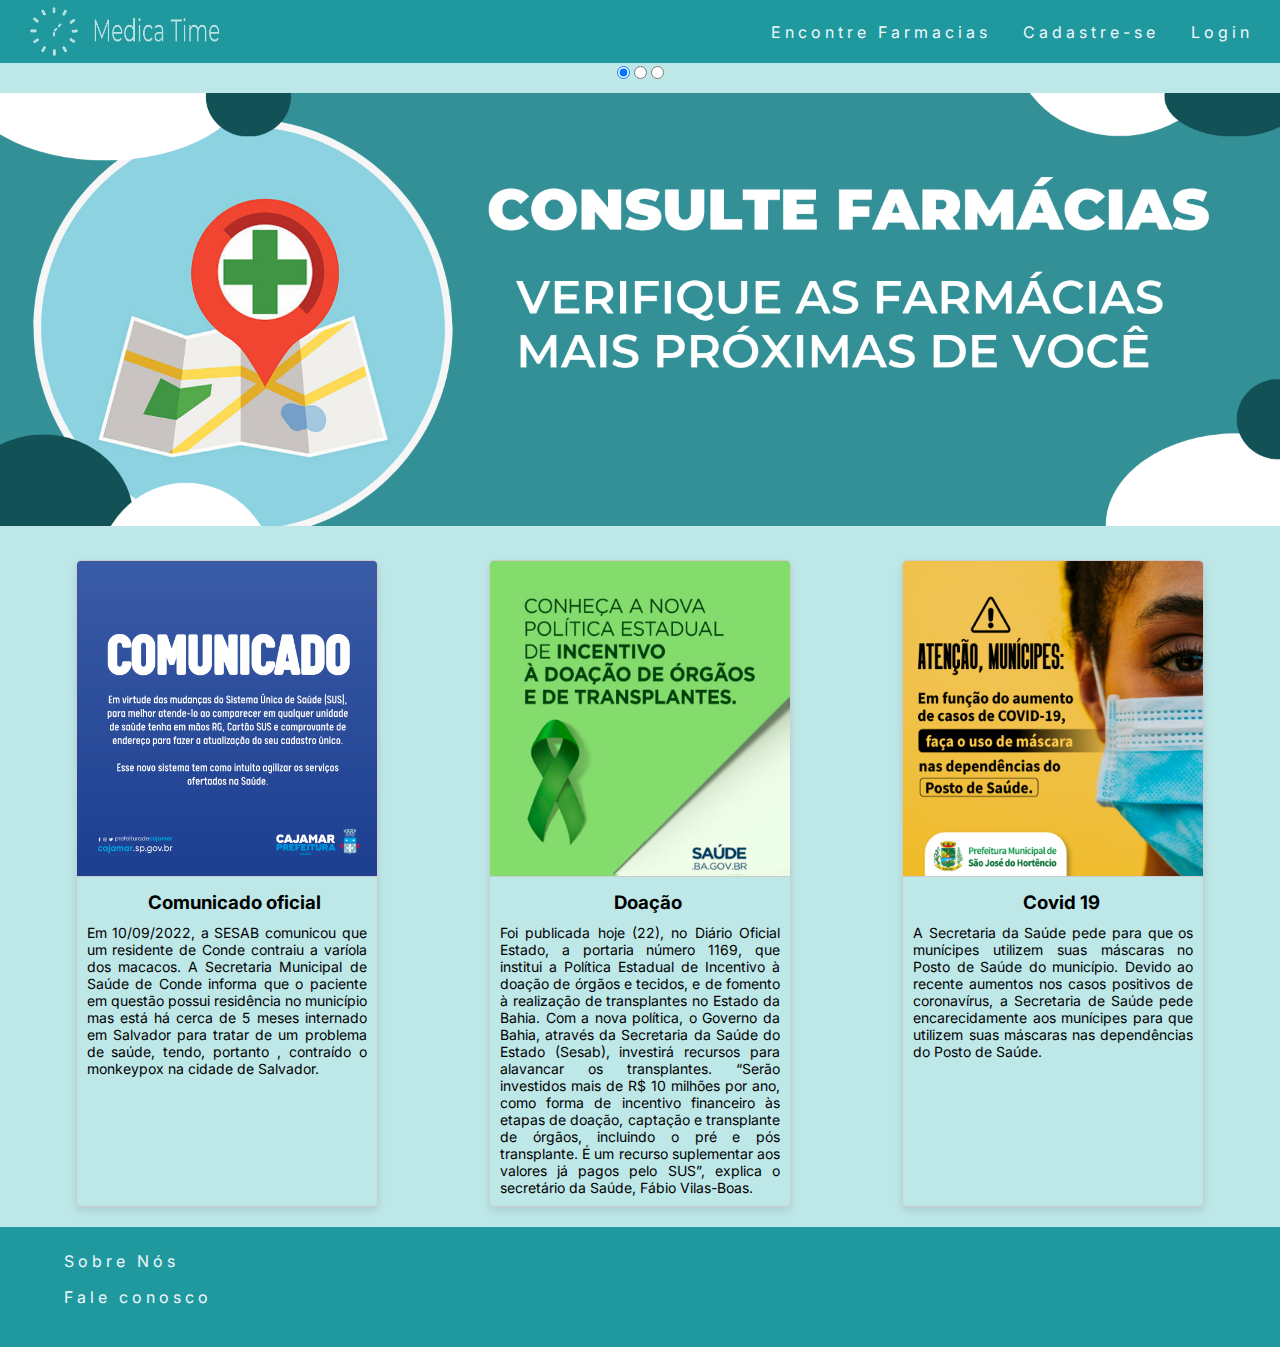
<file: index.html>
<!DOCTYPE html>
<html lang="pt-br">

<head>
  <meta charset="UTF-8">
  <meta http-equiv="X-UA-Compatible" content="IE=edge" />
  <meta name="viewport" content="width=device-width, initial-scale=1.0" minimum-scale=1, maximum-scale=1" />
  <link rel="preconnect" href="https://fonts.googleapis.com">
  <link rel="preconnect" href="https://fonts.gstatic.com" crossorigin>
  <link href="https://fonts.googleapis.com/css2?family=Fira+Code&family=Inter:wght@100;200;300;400;500&display=swap"
  rel="stylesheet"><!--Fonte usada no projeto-->
  <link href="./styles/style.css" rel="stylesheet">
  <link href="/styles/stylepadrao.css" rel="stylesheet">
  <link rel="shortcut icon" href="./imagensHome/imagensLogos/medical-verde.png" type="image/x-icon"><!--Incone na guia-->
  <title>Medica Time</title>
</head>

<body>
  <header>
    <nav>
      <a class="logo" href="./index.html">
        <img src="./imagensHome/imagensLogos/medical-logoininical.png" alt="" width="200px" />  
      </a>
      <div class="mobile-menu">
        <div class="line 1"></div>
        <div class="line 2"></div>
        <div class="line 3"></div>
      </div>
      <ul class="nav-list">
        <li><a href="./farmaciasLocal/index.html">Encontre Farmacias</a></li>
        <li><a href="./cadastro/index.html">Cadastre-se</a></li>
        <li><a href="./Login/login.html">Login</a></li>
      </ul>
    </nav>
  </header>

  <main class="main" >
    
    
    <input type="radio" class="slide-controller" name="slide" checked />
    <input type="radio" class="slide-controller" name="slide" />
    <input type="radio" class="slide-controller" name="slide" />


    <div class="slide-show" >
      <ul class="slides-list" >
        <li class="slide" >
          <img src="./imagensHome/imagensCarrossel/banner1.png" />
        </li>
        <li class="slide" >
          <img src="./imagensHome/imagensCarrossel/banner2.png" />
        </li>
        <li class="slide" >
          <img src="./imagensHome/imagensCarrossel/banner3.png" />
        </li>

      </ul>
    </div>

    <div class="conteudo">
      <section class="cards">
        <img src="./imagensHome/imagensCards/comunicado.png" alt="comunicado">
        <div class="conteudo-card">
          <h3>Comunicado oficial</h3>
          <p>Em 10/09/2022, a SESAB comunicou que um residente de Conde contraiu a varíola dos macacos. A Secretaria
            Municipal de Saúde de Conde informa que o paciente em questão possui residência no município mas está há cerca
            de 5 meses internado em Salvador para tratar de um problema de saúde, tendo, portanto , contraído o monkeypox
            na cidade de Salvador.</p>
        </div>
      </section>
      
      <section class="cards">
        <img src="./imagensHome/imagensCards/doacao.jpg" alt="doacao">
        <div class="conteudo-card">
          <h3>Doação</h3>
          <p>Foi publicada hoje (22), no Diário Oficial Estado, a portaria número 1169, que institui a Política Estadual
            de Incentivo à doação de órgãos e tecidos, e de fomento à realização de transplantes no Estado da Bahia. Com a
            nova política, o Governo da Bahia, através da Secretaria da Saúde do Estado (Sesab), investirá recursos para
            alavancar os transplantes. “Serão investidos mais de R$ 10 milhões por ano, como forma de incentivo financeiro
            às etapas de doação, captação e transplante de órgãos, incluindo o pré e pós transplante. É um recurso
            suplementar aos valores já pagos pelo SUS”, explica o secretário da Saúde, Fábio Vilas-Boas.</p>
        </div>
      </section>
  
      <section class="cards">
        <img src="./imagensHome/imagensCards/covid19.png" alt="covid19">
        <div class="conteudo-card">
          <h3>Covid 19</h3>
          <p>A Secretaria da Saúde pede para que os munícipes utilizem suas máscaras no Posto de Saúde do município.
            Devido ao recente aumentos nos casos positivos de coronavírus, a Secretaria de Saúde pede encarecidamente aos
            munícipes para que utilizem suas máscaras nas dependências do Posto de Saúde.</p>
        </div>
      </section>
    </div>


  </main>

  <footer class="footer">
    <li><a href="./sobre/index.html">Sobre Nós </a></li>
    <li><a href="./fale-conosco/fale-conosco.html">Fale conosco</a></li>
  </footer>

</body>
</html>
</file>
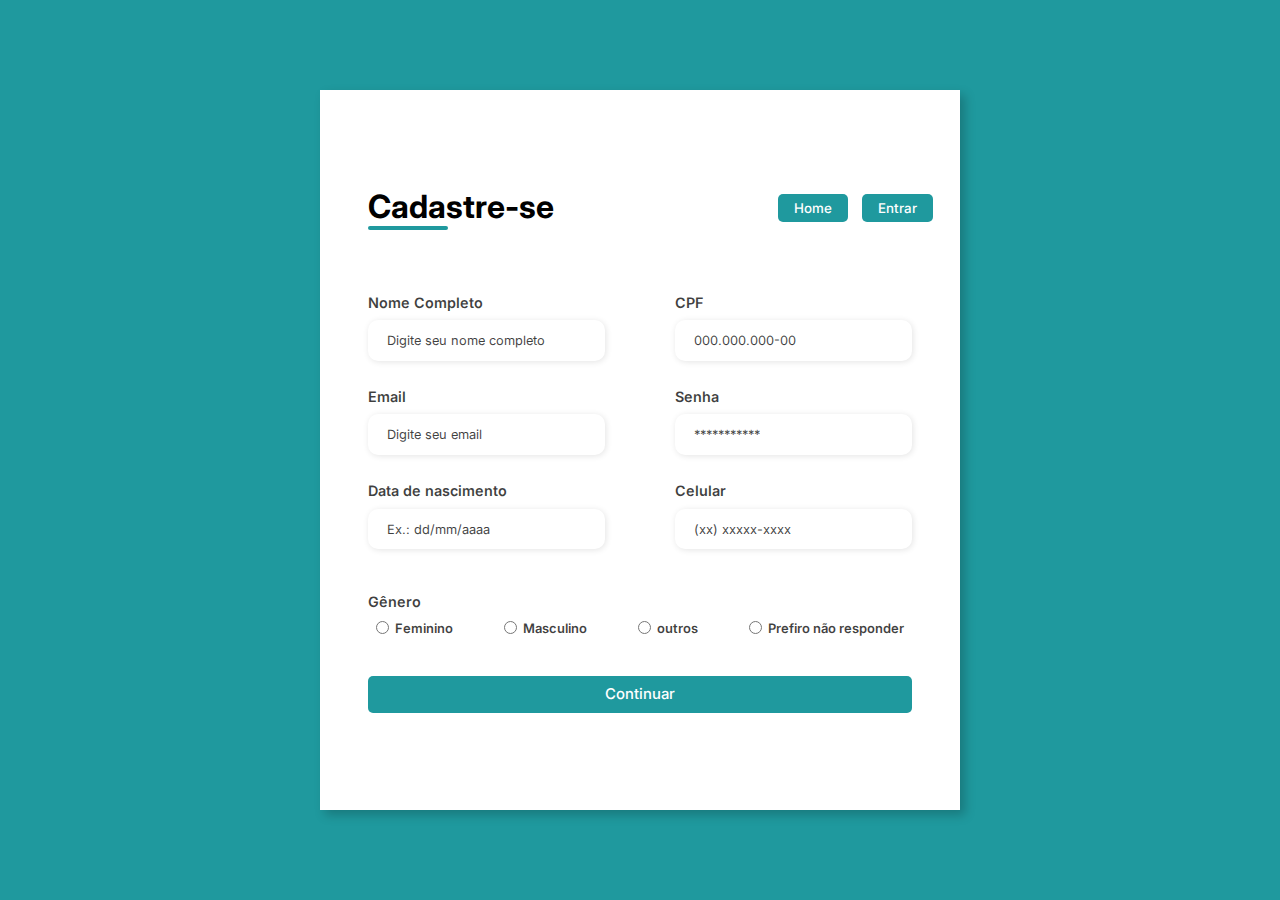
<file: cadastro/index.html>
<!DOCTYPE html>
<html lang="pt-br">

<head>
    <meta charset="UTF-8">
    <meta http-equiv="X-UA-Compatible" content="IE=edge">
    <meta name="viewport" content="width=device-width, initial-scale=1.0">
    <link rel="stylesheet" type="text/css" href="./assets/css/style.css" />
    <link rel="stylesheet" href="//use.fontawesome.com/releases/v5.0.7/css/all.css"> <!--Utilizado para importar incones-->
    <title>Registre-se</title>
    <link rel="shortcut icon" href="../imagensHome/imagensLogos/medical-verde.png" type="image/x-icon">
</head>
<body>
    <!-- Rever <i class="fa-solid fa-arrow-left"></i> -->
    <div class="container">
        <div class="form-image">
            <img src="./assets/img/undraw_medical_care_movn (1).svg" alt="">
        </div>
        <div class="form">
            <form action="#">
                <div class="form-header">
                    <div class="title">
                        <h1>Cadastre-se</h1>
                    </div>
                    <div class="login-button">
                        <button><a href="\index.html">Home</a></button>
                        <button><a href="../Login/login.html">Entrar</a></button>
                    </div>
                </div>

                <div class="input-group">
                    <div class="input-box">
                        <label for="firstname">Nome Completo</label>
                        <input id="firstname" type="text"  name="nome" placeholder="Digite seu nome completo"required>
                    </div>

                    <div class="input-box">
                        <label for="CPF">CPF</label>
                        <input id="CPF" type="text" maxlength="11" name="CPF" placeholder="000.000.000-00"required>
                    </div>

                    <div class="input-box">
                        <label for="email">Email</label>
                        <input id="email" type="email" name"email" placeholder="Digite seu email" required>
                    </div>

                    <div class="input-box">
                        <label for="password">Senha</label>
                        <input id="password" type="password" name"password" placeholder="***********" required>
                    </div>

                    <div class="input-box">
                        <label for="data_nascimento">Data de nascimento</label>
                        <input type="datetime" class="form-control" placeholder="Ex.: dd/mm/aaaa" data-mask="00/00/0000" maxlength="8" autocomplete="off">
                    </div>

                    <div class="input-box">
                        <label for="celular">Celular</label>
                        <input id="celular" type="number" name"cel" placeholder="(xx) xxxxx-xxxx" required>
                    </div>
                </div>

                <div class="gender-inputs">
                    <div class="gender-title">
                        <h6>Gênero</h6>
                    </div>

                    <div class="gender-group">
                        <div class="gender-input">
                            <input type="radio" id="female" name"gender">
                            <label for="female">Feminino</label>
                        </div>

                        <div class="gender-input">
                            <input type="radio" id="male" name"gender">
                            <label for="male">Masculino</label>
                        </div>

                        <div class="gender-input">
                            <input type="radio" id="others" name"gender">
                            <label for="others">outros</label>
                        </div>

                        <div class="gender-input">
                            <input type="radio" id="none" name"gender">
                            <label for="none">Prefiro não responder</label>
                        </div>

                    </div>


                </div>
                <div class="continue-button">
                    <button><a href="#">Continuar</a></button>

                </div>
            </form>

        </div>
    </div>

</body>

</html>
</file>
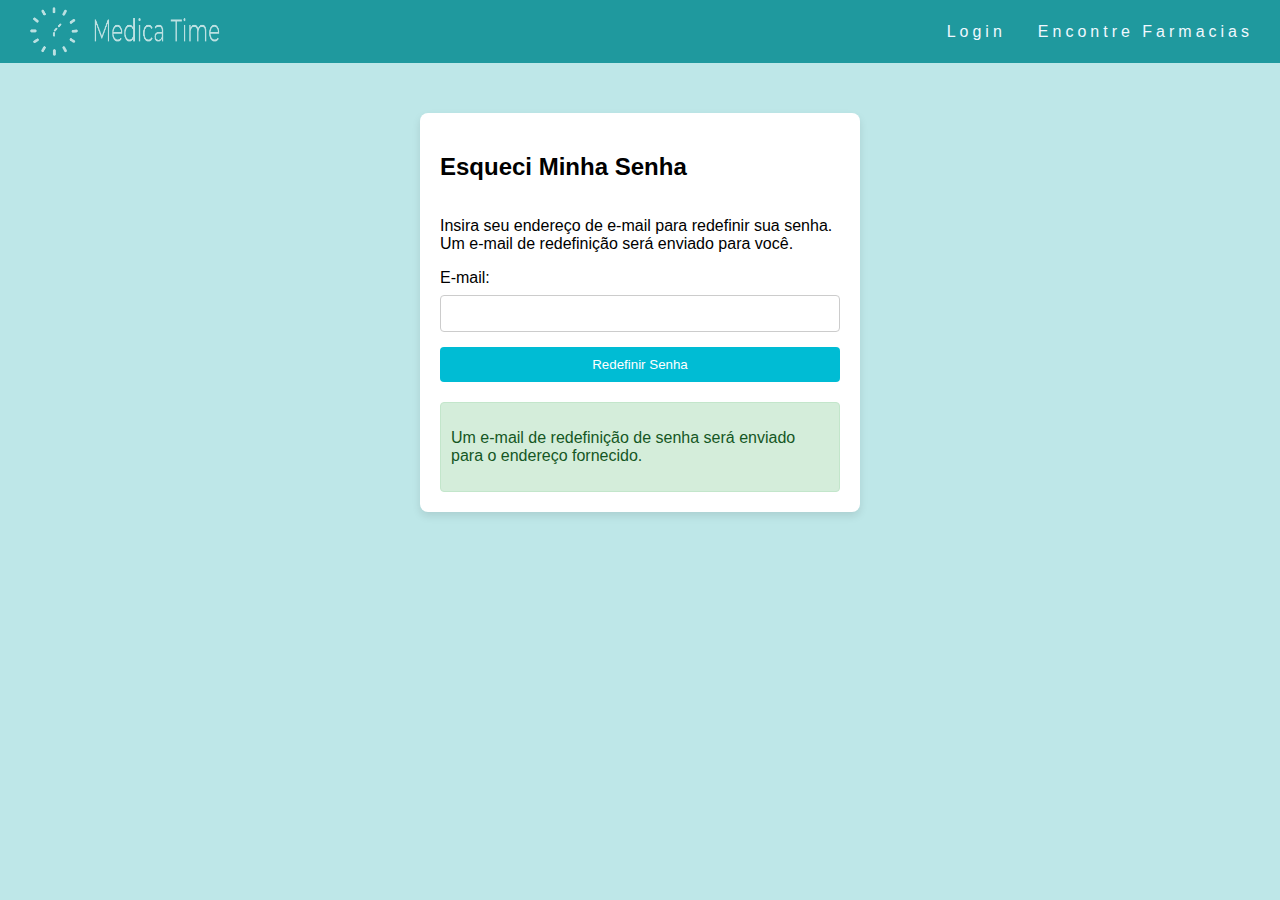
<file: esqueci-senha/index.html>
<!DOCTYPE html>
<html lang="en">

<head>
    <meta charset="UTF-8">
    <meta name="viewport" content="width=device-width, initial-scale=1.0">
    <link rel="stylesheet" href="./css/style.css">
    <title>Esqueci Senha</title>
    <link rel="shortcut icon" href="../imagensHome/imagensLogos/medical-verde.png" type="image/x-icon">
</head>

<body>
  <header>
    <nav>
      <a class="logo" href="../index.html">
        <img src="../imagensHome/imagensLogos/medical-logoininical.png" alt="" width="200px" />  
      </a>
      <div class="mobile-menu">
        <div class="line 1"></div>
        <div class="line 2"></div>
        <div class="line 3"></div>
      </div>
      <ul class="nav-list">
        <li><a href="./Login/login.html">Login</a></li>
        <li><a href="../farmaciasLocal/index.html">Encontre Farmacias</a></li>
      </ul>
    </nav>
  </header>

    <div class="container">
        <form action="#" method="post">
            <h2>Esqueci Minha Senha</h2>
            <p>Insira seu endereço de e-mail para redefinir sua senha. Um e-mail de redefinição será enviado para você.</p>

            <label for="email">E-mail:</label>
            <input type="email" id="email" name="email" required>

            <button type="submit">Redefinir Senha</button>
        </form>

        <div class="message">
            <p>Um e-mail de redefinição de senha será enviado para o endereço fornecido.</p>
        </div>
    </div>
</body>

</html>
</file>
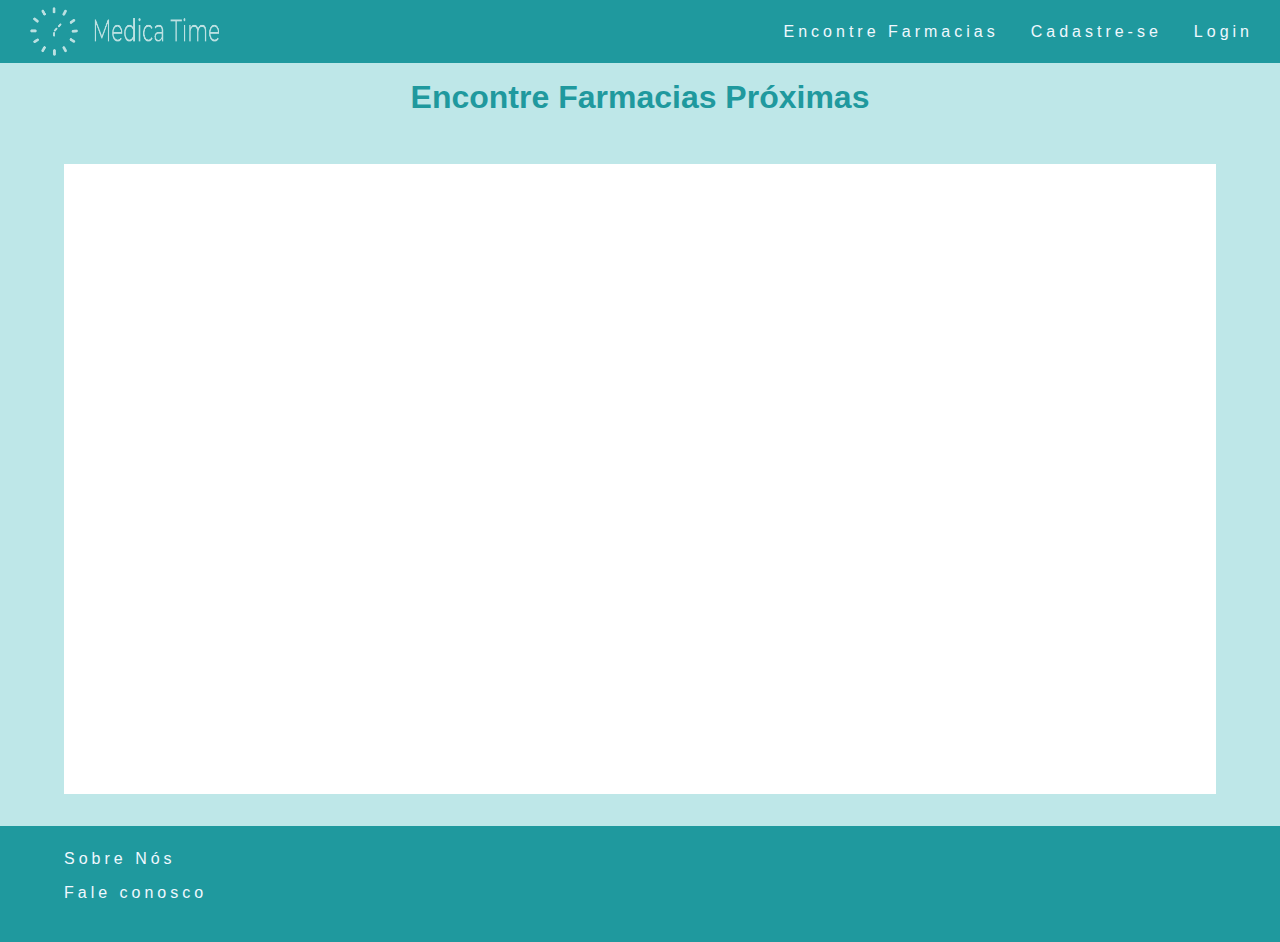
<file: farmaciasLocal/index.html>
<!DOCTYPE html>
<html lang="pt-br">
<head>
    <meta charset="UTF-8">
    <meta http-equiv="X-UA-Compatible" content="IE=edge">
    <meta name="viewport" content="width=device-width, initial-scale=1.0">
    <link rel="stylesheet" href="css/style.css">
    <link rel="stylesheet" href="/styles/stylepadrao.css">
    <link rel="shortcut icon" href="../imagensHome/imagensLogos/medical-verde.png" type="image/x-icon">
    <title>Farmacias Proximas</title>
</head>
<body>
  <header>
    <nav>
      <a class="logo" href="../index.html">
        <img src="../imagensHome/imagensLogos/medical-logoininical.png" alt="" width="200px" />  
      </a>
      <div class="mobile-menu">
        <div class="line 1"></div>
        <div class="line 2"></div>
        <div class="line 3"></div>
      </div>
      <ul class="nav-list">
        <li><a href="../farmaciasLocal/index.html">Encontre Farmacias</a></li>
        <li><a href="../cadastro/index.html">Cadastre-se</a></li>
        <li><a href="../Login/login.html">Login</a></li>
      </ul>
    </nav>
  </header>

   <main>
    <div class="conteudo">
        <h1>Encontre Farmacias Próximas</h1>
        <div class="mapBox">
            <iframe src="https://www.google.com/maps/embed?pb=!1m14!1m12!1m3!1d3950.4556560459814!2d-34.88227022499225!3d-8.054915991972539!2m3!1f0!2f0!3f0!3m2!1i1024!2i768!4f13.1!5e0!3m2!1spt-BR!2sbr!4v1694452585829!5m2!1spt-BR!2sbr"  style="border:0;" allowfullscreen="" loading="lazy" referrerpolicy="no-referrer-when-downgrade"></iframe>
        </div>
    </div>
    
   </main> 
    <footer class="footer">
      <li><a href="/sobre/index.html">Sobre Nós </a></li>
      <li><a href="/fale-conosco/fale-conosco.html">Fale conosco</a></li>
    </footer>
    
</body>
</html>
</file>
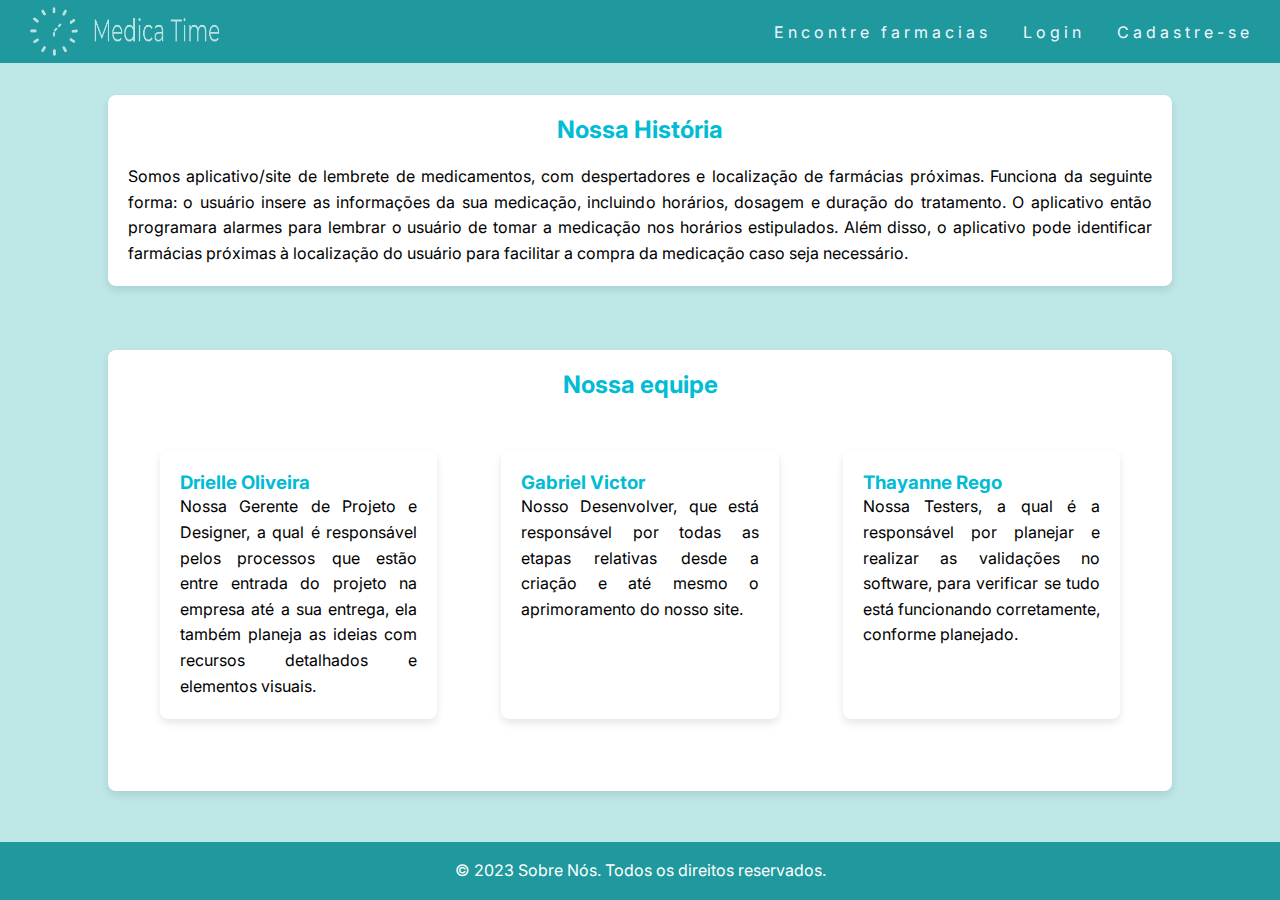
<file: sobre/index.html>
<!DOCTYPE html>
<html lang="pt-br">

<head>
    <meta charset="UTF-8">
    <meta http-equiv="X-UA-Compatible" content="IE=edge" />
    <meta name="viewport" content="width=device-width, initial-scale=1.0" minimum-scale=1, maximum-scale=1" />
    <link rel="preconnect" href="https://fonts.googleapis.com">
    <link rel="preconnect" href="https://fonts.gstatic.com" crossorigin>
    <link href="https://fonts.googleapis.com/css2?family=Fira+Code&family=Inter:wght@100;200;300;400;500&display=swap"
        rel="stylesheet">
    <link rel="shortcut icon" href="../imagensHome/imagensLogos/medical-verde.png" type="image/x-icon">
    <title>Medica Time</title>
    <link rel="stylesheet" href="/styles/stylepadrao.css">
    <link rel="stylesheet" type="text/css" href="./css/style.css">
</head>

<body>
    <header>
        <nav>
            <a class="logo" href="../index.html">
                <img src="../imagensHome/imagensLogos/medical-logoininical.png" alt="logo principal" width="200px" /></a>
            
            <ul class="nav-list">
                <li><a href="/farmaciasLocal/index.html">Encontre farmacias</a></li>
                <li><a href="/Login/login.html">Login</a></li>
                <li><a href="/cadastro/index.html">Cadastre-se</a></li>
            </ul>
        </nav>
    </header>

    <main class="main">
        <article>
          <div class="nossa-historia">
              <h2>Nossa História</h2><br/>
            <p> Somos aplicativo/site de lembrete de medicamentos, com despertadores e localização de farmácias próximas. Funciona da
                seguinte forma: o usuário insere as informações da sua medicação, incluindo horários, dosagem
                 e duração do tratamento. O aplicativo então programara alarmes para lembrar o usuário de tomar a
                medicação nos horários estipulados. Além disso, o aplicativo pode identificar farmácias próximas à
                localização do usuário para facilitar a compra da medicação caso seja necessário.</p>
          </div> 
        </article>

            <article>
                <div class="container-equipe">
            <h2>
                Nossa equipe
            </h2>
            <section class="container">

            <article>
                <h3>Drielle Oliveira</h2>
                <p>Nossa Gerente de Projeto e Designer, a qual é responsável pelos processos que estão entre  entrada do projeto na empresa até a sua entrega, ela também planeja as ideias com recursos detalhados e elementos visuais.</p>
            </article>
            <article>
                <h3>Gabriel Victor</h2>
                <p>Nosso Desenvolver, que está responsável por todas as etapas relativas desde a criação e até mesmo o aprimoramento do nosso site.</p>
            </article>
            <article>
                <h3>Thayanne Rego</h3>
                <p>Nossa Testers, a qual é a responsável por planejar e realizar as validações no software, para verificar se tudo está funcionando corretamente, conforme planejado.</p>

            </article>
            </section>  
                </div>
            
            </article>
  
    </main>
  
    <footer>
        <p>&copy; 2023 Sobre Nós. Todos os direitos reservados.</p>
        
    </footer>

</body>

</html>
</file>
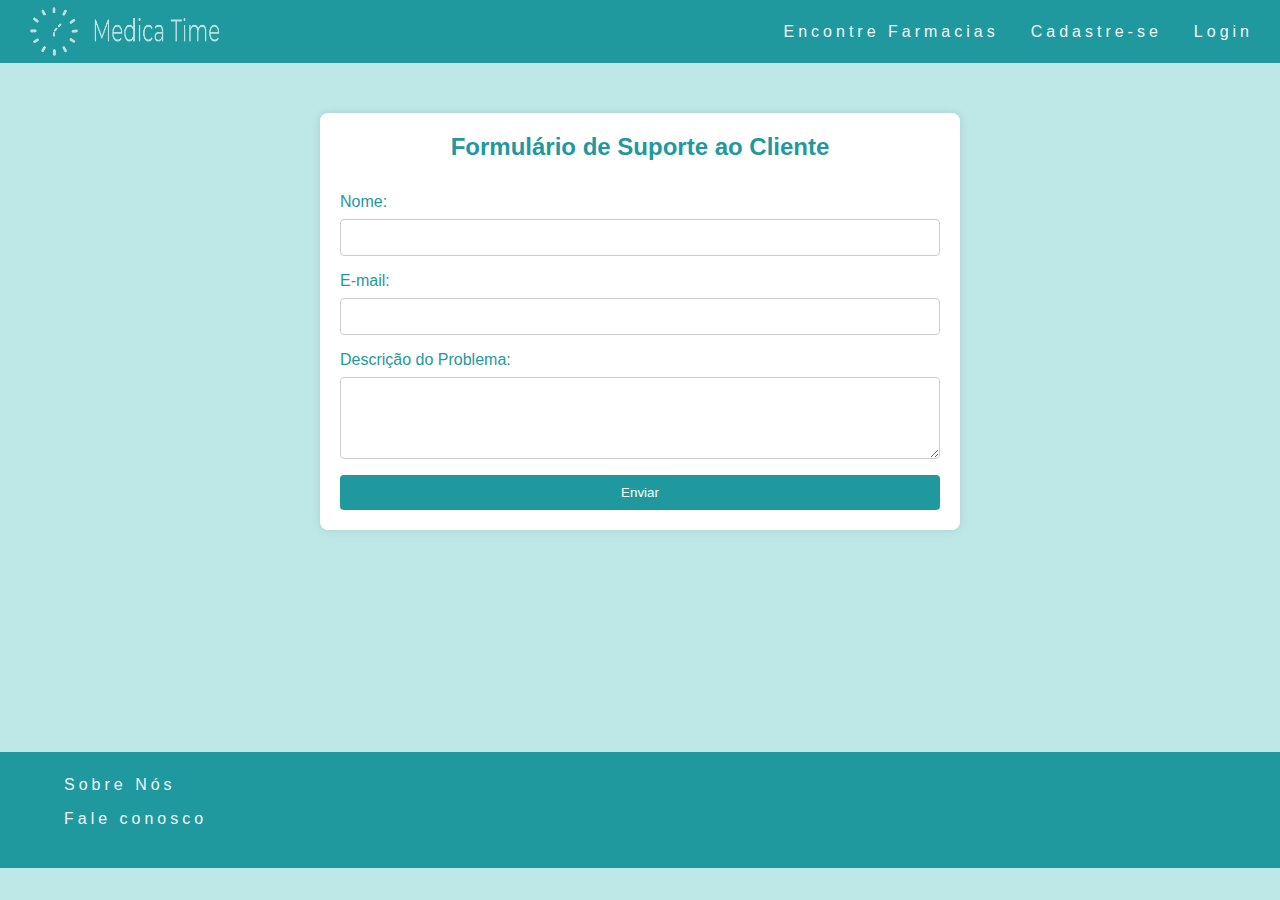
<file: fale-conosco/fale-conosco.html>
<!DOCTYPE html>
<html lang="en">
<head>
    <meta charset="UTF-8">
    <meta name="viewport" content="width=device-width, initial-scale=1.0">
    <link rel="stylesheet" href="./css/style.css">
    <link rel="shortcut icon" href="../imagensHome/imagensLogos/medical-verde.png" type="image/x-icon">
    <link rel="stylesheet" href="/styles/stylepadrao.css">
    <title>Formulário de Suporte ao Cliente</title>
</head>
<body>

  <header>
    <nav>
      <a class="logo" href="../index.html">
        <img src="../imagensHome/imagensLogos/medical-logoininical.png" alt="" width="200px" />  
      </a>
      <div class="mobile-menu">
        <div class="line 1"></div>
        <div class="line 2"></div>
        <div class="line 3"></div>
      </div>
      <ul class="nav-list">
        <li><a href="../farmaciasLocal/index.html">Encontre Farmacias</a></li>
        <li><a href="../cadastro/index.html">Cadastre-se</a></li>
        <li><a href="../Login/login.html">Login</a></li>
      </ul>
    </nav>
  </header>
  <main class="main">
    <div class="container">
      <form action="processar_formulario.php" method="post">
          <h2>Formulário de Suporte ao Cliente</h2>
          <label for="nome">Nome:</label>
          <input type="name" id="nome" name="nome" required>
          <label for="email">E-mail:</label>
          <input type="email" id="email" name="email" required>
          
          <label for="descricao">Descrição do Problema:</label>
          <textarea id="descricao" name="descricao" rows="4" required></textarea>
          
          <button type="submit">Enviar</button>
      </form>
    </div>
  </main>

    <footer class="footer">
      <li><a href="/sobre/index.html">Sobre Nós </a></li>
      <li><a href="/fale-conosco/fale-conosco.html">Fale conosco</a></li>
    </footer>
</body>
</html>
</file>
<file: styles/style.css>
/* inicio css do carrossel*/
.container-input-radio{
    display: flex;
    justify-content:center;
    flex-direction: column-;

}

.slides-list{
    /*remove os estilos da lista*/
    list-style-type: none;
    margin: 10px 0;
    padding: 0;
    
    /* 
      deixa todos os itens da lista
      na horizontal e todos com a
      mesma largura
    */
    display: grid;
    grid-auto-flow: column;
    grid-auto-columns: 1fr;
    
  }
  .slides-list img{
    width: 100vw;
  }

  .slide-controller:nth-child(1):checked ~ .slide-show .slides-list{--selected-item: 0;}
  .slide-controller:nth-child(2):checked ~ .slide-show .slides-list{--selected-item: 1;}
  .slide-controller:nth-child(3):checked ~ .slide-show .slides-list{--selected-item: 2;}
  
  .slide-show{
    overflow: hidden;
  }
  
  .slides-list{
    --selected-item: 0;
    --total-items: 3;
    list-style-type: none;
    margin: 10px 0;
    padding: 0;
    position: relative;
    left: calc(var(--selected-item) * -100%);
    width: calc(var(--total-items) * 100%);
    transition: left 0.4s cubic-bezier(0.680, -0.550, 0.265, 1.550);
    
    display: grid;
    grid-auto-flow: column;
    grid-auto-columns: 1fr;
  }
  /*fim do css carrossel*/



@media (max-width: 999px)  {
    body{
        overflow-x: hidden;
    }
    .nav-list {
        position: absolute;
        top: 8vh;
        right: 0;
        width: 100vw;
        height: 92vh;
        background: aliceblue;
        flex-direction: column;
        align-items: center;
        justify-content: space-around;
        transform: translateX(100%);
    }
    .nav-list li{
        margin-left:0;

        
    }
    .mobile-menu{
        display: block;
    }
 
}
.nav-list.active{
    transform:translateX(0);
}

.cards{
    width: 300px;
    height: auto;
    border: 1px solid #ccc;
    border-radius: 5px;
    overflow: hidden;
    box-shadow: 0 4px 8px rgba(0, 0, 0, 0.1);

    
}

.cards img{
    width: 100%;
    height: 35vh;
    border-bottom: 1px solid #ccc;
}

.conteudo-card{margin-top: 10px ;
    
}
.conteudo-card h3{
    margin-top: 0;
    padding-left: 1rem;
}
.conteudo-card p{
    font-size: 14px;
     margin: 10px;
    display: flex;
    align-items: center;
    text-align: justify;
}

.conteudo{
    
    display: flex;
    justify-content:space-around;
    padding: 10px;
    margin: 10px;

}
</file>
<file: styles/stylepadrao.css>
* {
    margin: 0;
    padding: 0;
}

a {
    color: aliceblue;
    text-decoration: none;
    transition: 0.3s;
    letter-spacing: 4px;
    justify-content: flex-start;
}
body {
    background: #BEE7E8;
    font-family: 'Fira Code', monospace;
    font-family: 'Inter', sans-serif;
    height: 100vh;
    text-align: center;

}

a:hover {
    opacity: 0.7;
}

.logo {
    display: flex;
    letter-spacing: 4px;
    align-items: center;
    justify-content: space-between;
    padding-left: 3dvb;
    width: 30dvh;
    font-size: larger;


}


nav {
    display: flex;
    justify-content: space-between;
    align-items: center;
    font-family: 'Inter', sans-serif;
    background: #1F999E;
    height: 7vh;
}

.nav-list {
    list-style: none;
    display: flex;
    padding-right: 3dvh;
}

.nav-list li {
    letter-spacing: 3px;
    margin-left: 32px;

}


.mobile-menu{
    display: none;
    cursor: pointer;

}

.mobile-menu div{
    width: 32px;
    height: 2px;
    background: #ffff;
    margin: 8px;
}


.footer{
    display: flex;
    justify-content: center;
    flex-direction: column;
    align-items: flex-start;
    font-family: 'Inter', sans-serif;
    background: #1F999E;
    padding: 1.5rem 4rem;
    list-style: none;

}
.footer li{
    padding-bottom: 1rem;
}
@media (max-width: 999px)  {
    body{
        overflow-x: hidden;
    }
    .nav-list {
        position: absolute;
        top: 8vh;
        right: 0;
        width: 100vw;
        height: 92vh;
        background: aliceblue;
        flex-direction: column;
        align-items: center;
        justify-content: space-around;
        transform: translateX(100%);
    }
    .nav-list li{
        margin-left:0;

        
    }
    .mobile-menu{
        display: block;
    }
 
}
.nav-list.active{
    transform:translateX(0);
}
</file>
<file: cadastro/assets/css/style.css>
@import url('https://fonts.googleapis.com/css2?family=Fira+Code&family=Inter:wght@200;300;400;500&display=swap');
*{
    padding:0;
    margin: 0;
    box-sizing: border-box;
    font-family: "Inter" ,sans-serif;
}
body{
    width: 100%;
    height: 100vh;
    display: flex;
    justify-content: center;
    align-items: center;
    background: #1F999E;
}
.container{
    width: 80%;
    height: 80vh;
    display: flex;
    box-shadow: 5px 5px 10px rgba(0, 0, 0, .212);
}
.form-image{
    width: 50%;
    display: flex;
    justify-content: center;
    align-items: center;
    background-color: #BEE7E8;
    padding: 1rem;
    

}
.form-image img{
    width: 45rem;
}
.form{
    width: 50%;
    display: flex;
    justify-content: column;
    align-items: center;
    flex-direction: center;
    background-color: #fff;
    padding: 3rem;
}
.form-header{
    margin-bottom: 3rem;
    display: flex;
    justify-content: space-between;
}
.login-button {
    display:flex;
    align-items: center;
}
.login-button button {
    border: none;
    background-color:#1F999E;
    padding: 0.4rem 1rem;
    border-radius: 5px;
    cursor: pointer;
    margin: 5%;
}
.login-button button:hover{
background-color: #1F999E;
}

.login-button button a{
    text-decoration: none;
    font-weight: 500;
    color: #fff;
}
.form-header h1::after{
    content: "";
    display: block;
    width: 5rem;
    height: 0.3rem;
    background-color: #1F999E;
    margin: 0 auto;
    position: absolute;
    border-radius: 10px;

}
.input-group{
    display: flex;
    flex-wrap: wrap;
    justify-content: space-between;
    padding: 1rem 0;
}
.input-box{
    display: flex;
    flex-direction: column;
    margin-bottom: 1.1rem;
}
.input-box input{
    margin: 0.6rem 0;
    padding: 0.8rem 1.2rem;
    border: none;
    border-radius: 10px;
    box-shadow: 1px 1px 6px #0000001c;
    font-size: 0.8rem;
}
.input-box input:hover{
    background-color: aliceblue;
}
.input-box input:focus-visible{
    outline: 1px solid #1F999E;
}
.input-box label,
.gender-title h6{
    font-size: 0.90rem;
    font-weight: 600;
    color: #000000c0;
}
.input-box input::placeholder{
    color:  #000000c0;
}
.gender-group{
    display: flex;
    justify-content: space-between;
    margin-top: 0.62rem; 
    padding: 0 0.5rem;
}
.gender-input{
    display: flex;
    align-items: center;
}
.gender-input input{
    margin-right: 0.35rem;

}
.gender-input label{
    font-size: 0.81rem;
    font-weight: 600;
    color: #000000c0;
}
.continue-button button{
    width: 100%;
    margin-top: 2.5rem;
    border: none;
    background-color: #1F999E;
    padding: 0.62rem;
    border-radius: 5px;
    cursor: pointer;
}
.continue-button button:hover{
    background-color: #026d70;
}
.continue-button button a{
    text-decoration: none;
    font-size: 0.93rem;
    font-weight: 500;
    color: #fff;
}
@media screen and (max-width: 1330px){
    .form-image{
        display: none;
    }
    .container{
        width:50%
    }
    .form{
        width: 100%;
    }
}
@media screen and (max-width: 1064px) {
    
}
@media screen and (max-width: 1330px) {
    .form-image {
        display: none;
    }
    .container {
        width: 50%;
    }
    .form {
        width: 100%;
    }
}

@media screen and (max-width: 1064px) {
    .container {
        width: 90%;
        height: auto;
    }
    .input-group {
        flex-direction: column;
        z-index: 5;
        padding-right: 5rem;
        max-height: 10rem;
        overflow-y: scroll;
        flex-wrap: nowrap;
    }
    .gender-inputs {
        margin-top: 2rem;
    }
    .gender-group {
        flex-direction: column;
    }
    .gender-title h6 {
        margin: 0;
    }
    .gender-input {
        margin-top: 0.5rem;
    }
}
</file>
<file: esqueci-senha/css/style.css>
body {
    font-family: 'Arial', sans-serif;
    margin: 0;
    padding: 0;
    box-sizing: border-box;
    background-color: #BEE7E8;
}

.container {
    max-width: 400px;
    margin: 50px auto;
    background-color: #fff;
    padding: 20px;
    border-radius: 8px;
    box-shadow: 0 4px 8px rgba(0, 0, 0, 0.1);
}

form {
    display: flex;
    flex-direction: column;
}

label {
    margin-bottom: 8px;
}

input {
    padding: 10px;
    margin-bottom: 15px;
    border: 1px solid #ccc;
    border-radius: 4px;
}

button {
    background-color: #00bcd4;
    color: #fff;
    padding: 10px;
    border: none;
    border-radius: 4px;
    cursor: pointer;
}

.message {
    margin-top: 20px;
    padding: 10px;
    background-color: #d4edda;
    color: #155724;
    border: 1px solid #c3e6cb;
    border-radius: 4px;
}
a:hover {
    opacity: 0.7;
}

.logo {
    display: flex;
    letter-spacing: 4px;
    align-items: center;
    justify-content: space-between;
    padding-left: 3dvb;
    width: 30dvh;
    font-size: larger;


}


nav {
    display: flex;
    justify-content: space-between;
    align-items: center;
    font-family: 'Inter', sans-serif;
    background: #1F999E;
    height: 7vh;
}

.nav-list {
    text-decoration: none;
    list-style: none;
    display: flex;
    padding-right: 3dvh;
    text-decoration: none
    ;
}

.nav-list li {
    letter-spacing: 3px;
    margin-left: 32px;
    text-decoration: none

}
a {
    color: aliceblue;
    text-decoration: none;
    transition: 0.3s;
    letter-spacing: 4px;
    justify-content: flex-start;
}
</file>
<file: farmaciasLocal/css/style.css>
.conteudo{
    display: flex;
    justify-content: center;
    flex-direction: column;
    align-items: center;
    }
.conteudo h1{
    color: #1F999E;
    padding: 1rem ;
}


.mapBox{
    position: relative;
    width: 90vw;
    height: 70vh;
    background: #fff;
    margin: 2rem;
}

.mapBox iframe{
    width: 100%;
    height: 100%;
}
* {
    margin: 0;
    padding: 0;
}

a {
    color: aliceblue;
    text-decoration: none;
    transition: 0.3s;
    letter-spacing: 4px;
    justify-content: flex-start;
}
body {
    background: #BEE7E8;
    font-family: 'Fira Code', monospace;
    font-family: 'Inter', sans-serif;
    height: 100vh;
    text-align: center;

}

a:hover {
    opacity: 0.7;
}

.logo {
    display: flex;
    letter-spacing: 4px;
    align-items: center;
    justify-content: space-between;
    padding-left: 3dvb;
    width: 30dvh;
    font-size: larger;


}


nav {
    display: flex;
    justify-content: space-between;
    align-items: center;
    font-family: 'Inter', sans-serif;
    background: #1F999E;
    height: 7vh;
}

.nav-list {
    list-style: none;
    display: flex;
    padding-right: 3dvh;
}

.nav-list li {
    letter-spacing: 3px;
    margin-left: 32px;

}
</file>
<file: sobre/css/style.css>
*{
    margin: 0;
    padding: 0;
}
body {
    background: #BEE7E8;
    font-family: 'Fira Code', monospace;
    font-family: 'Inter', sans-serif;
    height: 100vh;
    text-align: center;

}
a:hover {
    opacity: 0.7;
}

.container {

    margin: 20px auto;
    display: flex;
    justify-content: space-between;
}
.container-equipe{
    display: flex;
    flex-direction: column;
    align-items: center;
}

article {
    flex: 1;
    margin: 2rem 2rem;
    background-color: #fff;
    padding: 20px;
    border-radius: 8px;
    box-shadow: 0 4px 8px rgba(0, 0, 0, 0.1);
    text-align: justify;
    max-width: 80vw;


}
.nossa-historia {
    display: flex;
    align-items: center;
    flex-direction: column;
}

h1, h2, h3 {
    color: #00bcd4;
}
main{
    display: flex;
    align-items: center;
    flex-direction: column;
    justify-content: center;
}

p {
    line-height: 1.6;
}

footer {
    background-color: #1F999E;
    color: #fff;
    text-align: center;
    padding: 1em 0;
    position: fixed;
    bottom: 0;
    width: 100%;
}

@media (max-width: 999px)  {
    body{
        overflow-x: hidden;
    }
    .nav-list {
        position: absolute;
        top: 8vh;
        right: 0;
        width: 100vw;
        height: 92vh;
        background: aliceblue;
        flex-direction: column;
        align-items: center;
        justify-content: space-around;
        transform: translateX(100%);
    }
    .nav-list li{
        margin-left:0;

        
    }
    .mobile-menu{
        display: block;
    }
 
}
.nav-list.active{
    transform:translateX(0);
}
a{
    text-decoration: none;
    list-style: none;
}
</file>
<file: fale-conosco/css/style.css>
.container {
    max-width: 600px;
    margin: 50px auto;
    background-color: #fff;
    padding: 20px;
    border-radius: 8px;
    box-shadow: 0 0 10px rgba(0, 0, 0, 0.1);
}
h2{
    padding-bottom: 2rem;
}
form {
    display: flex;
    flex-direction: column;
    color: #1F999E;
}
.main{
    height: 71vh;
}
label {
    margin-bottom: 8px;
    display: flex;
}


input,
textarea {
    padding: 10px;
    margin-bottom: 16px;
    border: 1px solid #ccc;
    border-radius: 4px;
}

button {
    background-color: #1F999E;
    color: #fff;
    padding: 10px;
    border: none;
    border-radius: 4px;
    cursor: pointer;
}

button:hover {
    background-color: #1F999E;
}
</file>
